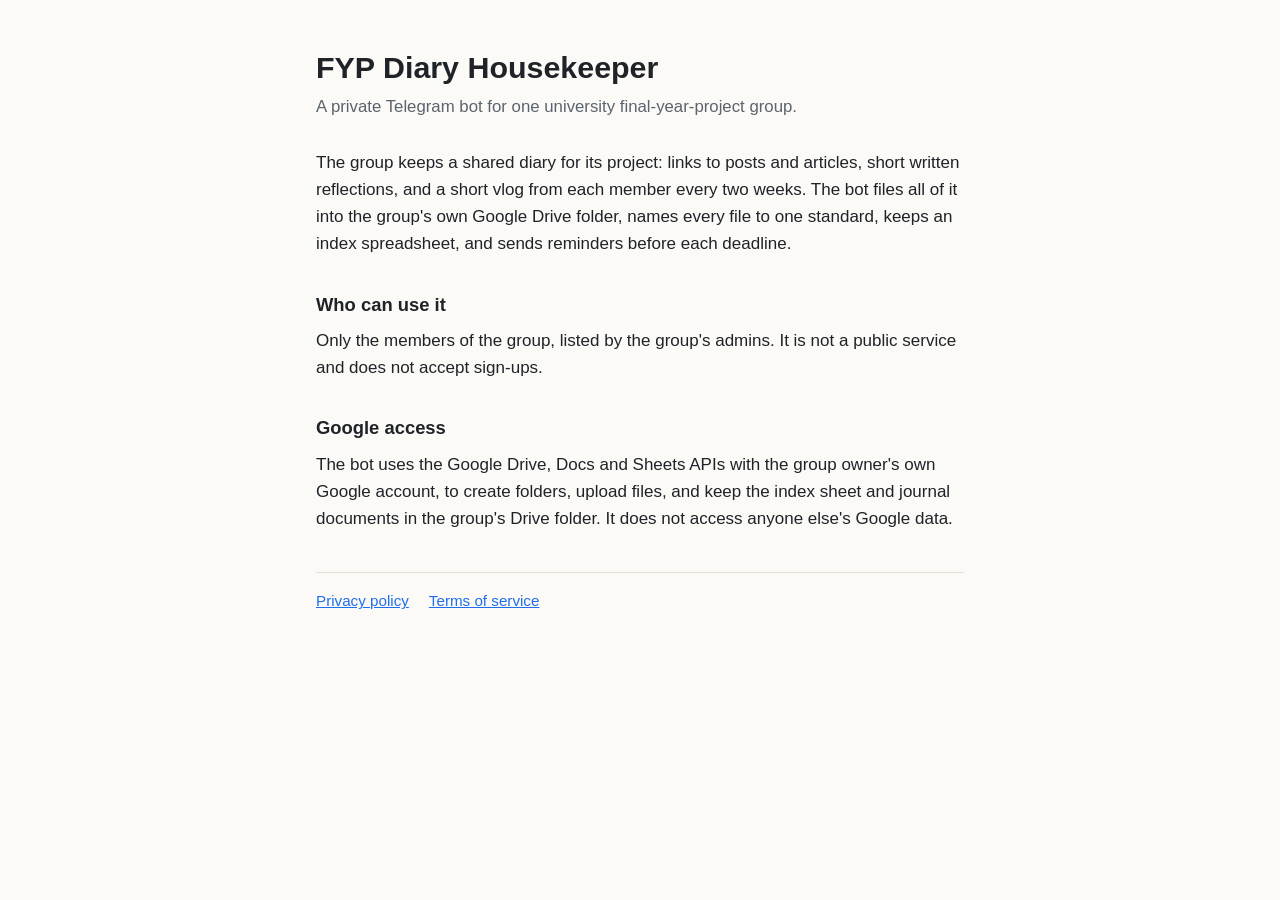
<file: index.html>
<!doctype html>
<html lang="en">
<head>
  <meta charset="utf-8">
  <meta name="viewport" content="width=device-width, initial-scale=1">
  <title>FYP Diary Housekeeper</title>
  <meta name="description" content="A private Telegram bot that files a final-year-project group's diary into the group's Google Drive.">
  <link rel="stylesheet" href="style.css">
</head>
<body>
  <main>
    <h1>FYP Diary Housekeeper</h1>
    <p class="lede">A private Telegram bot for one university final-year-project group.</p>

    <p>The group keeps a shared diary for its project: links to posts and articles, short written
      reflections, and a short vlog from each member every two weeks. The bot files all of it into the
      group's own Google Drive folder, names every file to one standard, keeps an index spreadsheet, and
      sends reminders before each deadline.</p>

    <h2>Who can use it</h2>
    <p>Only the members of the group, listed by the group's admins. It is not a public service and does
      not accept sign-ups.</p>

    <h2>Google access</h2>
    <p>The bot uses the Google Drive, Docs and Sheets APIs with the group owner's own Google account, to
      create folders, upload files, and keep the index sheet and journal documents in the group's Drive
      folder. It does not access anyone else's Google data.</p>

    <nav>
      <a href="privacy.html">Privacy policy</a>
      <a href="terms.html">Terms of service</a>
    </nav>
  </main>
</body>
</html>
</file>
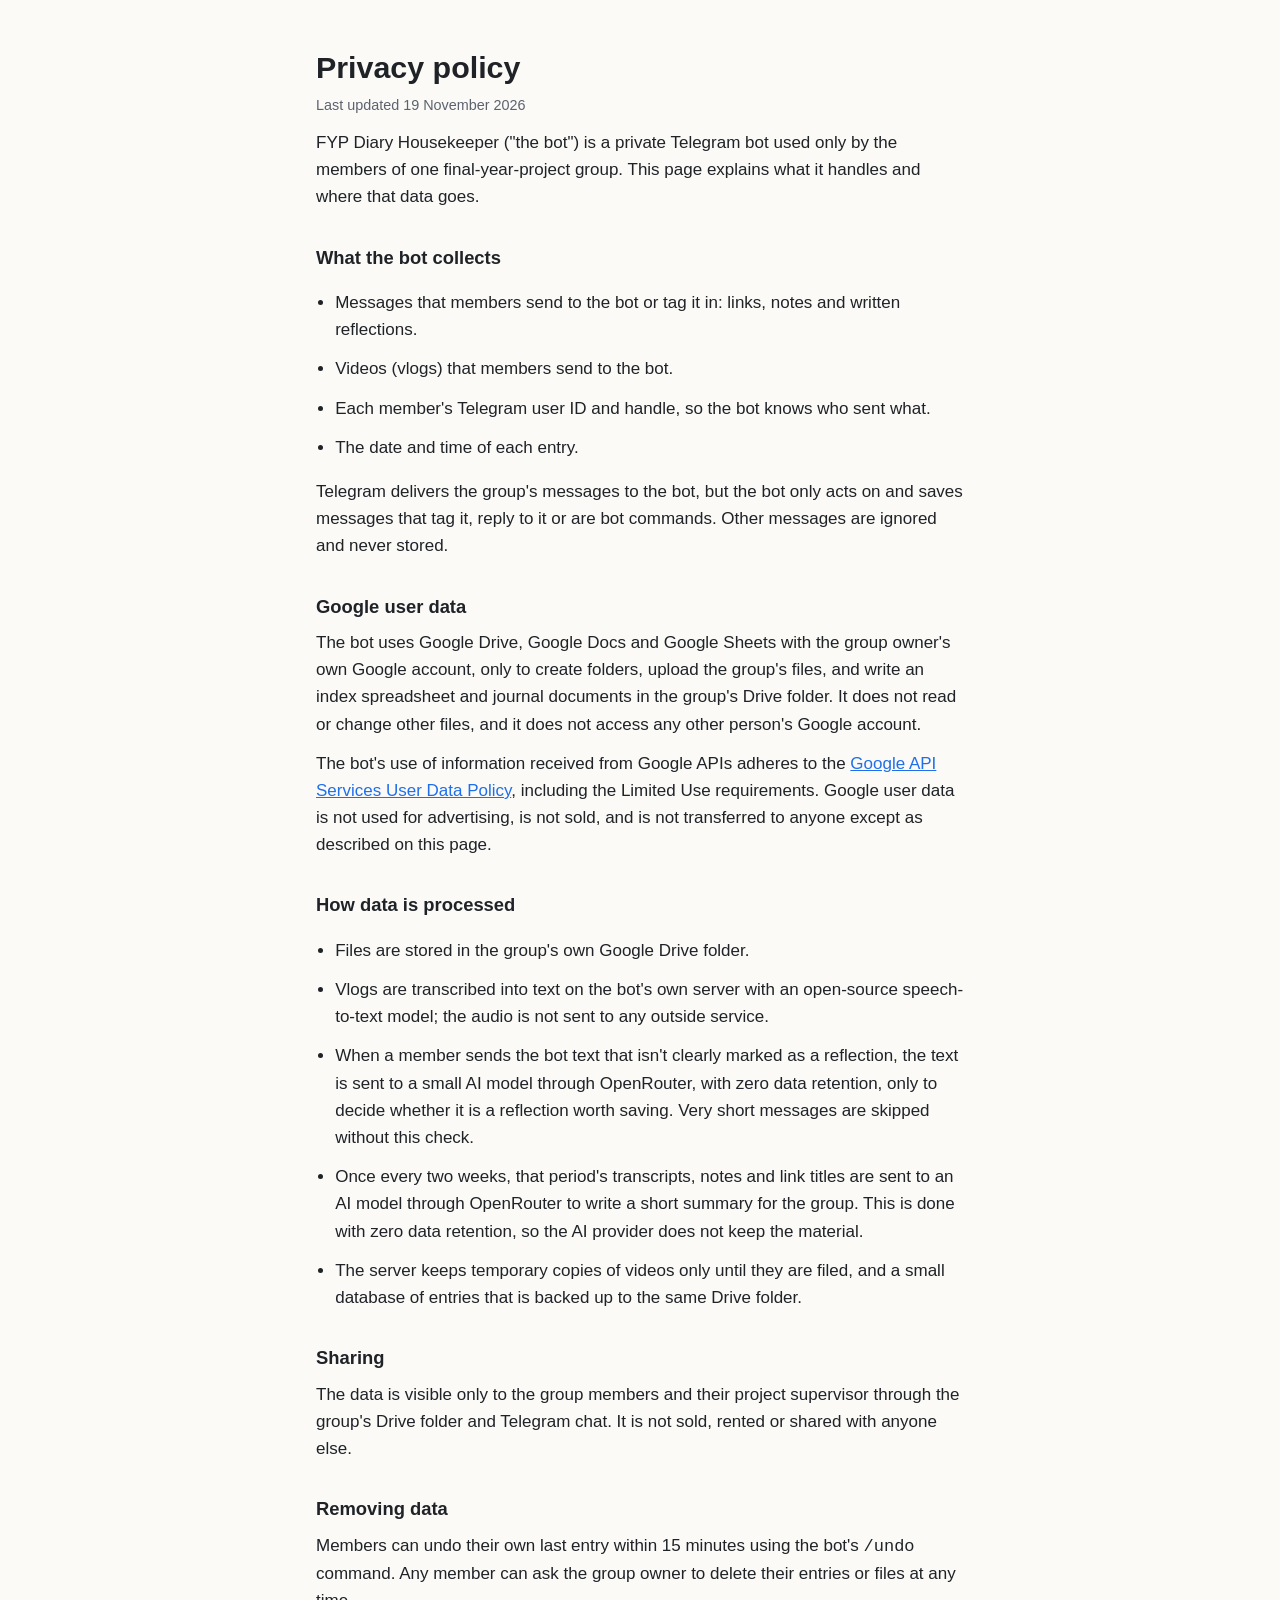
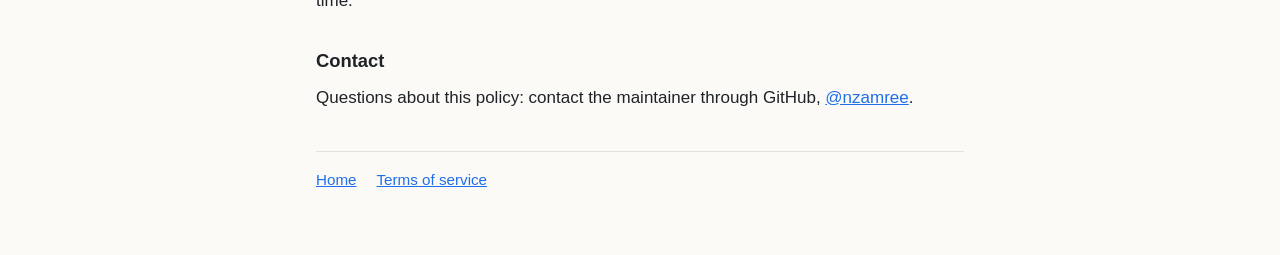
<file: privacy.html>
<!doctype html>
<html lang="en">
<head>
  <meta charset="utf-8">
  <meta name="viewport" content="width=device-width, initial-scale=1">
  <title>Privacy Policy · FYP Diary Housekeeper</title>
  <meta name="description" content="How the FYP Diary Housekeeper bot handles data.">
  <link rel="stylesheet" href="style.css">
</head>
<body>
  <main>
    <h1>Privacy policy</h1>
    <p class="updated">Last updated 19 November 2026</p>

    <p>FYP Diary Housekeeper ("the bot") is a private Telegram bot used only by the members of one
      final-year-project group. This page explains what it handles and where that data goes.</p>

    <h2>What the bot collects</h2>
    <ul>
      <li>Messages that members send to the bot or tag it in: links, notes and written reflections.</li>
      <li>Videos (vlogs) that members send to the bot.</li>
      <li>Each member's Telegram user ID and handle, so the bot knows who sent what.</li>
      <li>The date and time of each entry.</li>
    </ul>
    <p>Telegram delivers the group's messages to the bot, but the bot only acts on and saves messages that
      tag it, reply to it or are bot commands. Other messages are ignored and never stored.</p>

    <h2>Google user data</h2>
    <p>The bot uses Google Drive, Google Docs and Google Sheets with the group owner's own Google account,
      only to create folders, upload the group's files, and write an index spreadsheet and journal
      documents in the group's Drive folder. It does not read or change other files, and it does not access
      any other person's Google account.</p>
    <p>The bot's use of information received from Google APIs adheres to the
      <a href="https://developers.google.com/terms/api-services-user-data-policy">Google API Services User
      Data Policy</a>, including the Limited Use requirements. Google user data is not used for
      advertising, is not sold, and is not transferred to anyone except as described on this page.</p>

    <h2>How data is processed</h2>
    <ul>
      <li>Files are stored in the group's own Google Drive folder.</li>
      <li>Vlogs are transcribed into text on the bot's own server with an open-source speech-to-text model;
        the audio is not sent to any outside service.</li>
      <li>When a member sends the bot text that isn't clearly marked as a reflection, the text is sent to a small
        AI model through OpenRouter, with zero data retention, only to decide whether it is a reflection worth
        saving. Very short messages are skipped without this check.</li>
      <li>Once every two weeks, that period's transcripts, notes and link titles are sent to an AI model
        through OpenRouter to write a short summary for the group. This is done with zero data retention, so
        the AI provider does not keep the material.</li>
      <li>The server keeps temporary copies of videos only until they are filed, and a small database of
        entries that is backed up to the same Drive folder.</li>
    </ul>

    <h2>Sharing</h2>
    <p>The data is visible only to the group members and their project supervisor through the group's
      Drive folder and Telegram chat. It is not sold, rented or shared with anyone else.</p>

    <h2>Removing data</h2>
    <p>Members can undo their own last entry within 15 minutes using the bot's <code>/undo</code> command.
      Any member can ask the group owner to delete their entries or files at any time.</p>

    <h2>Contact</h2>
    <p>Questions about this policy: contact the maintainer through GitHub,
      <a href="https://github.com/nzamree">@nzamree</a>.</p>

    <nav>
      <a href="index.html">Home</a>
      <a href="terms.html">Terms of service</a>
    </nav>
  </main>
</body>
</html>
</file>
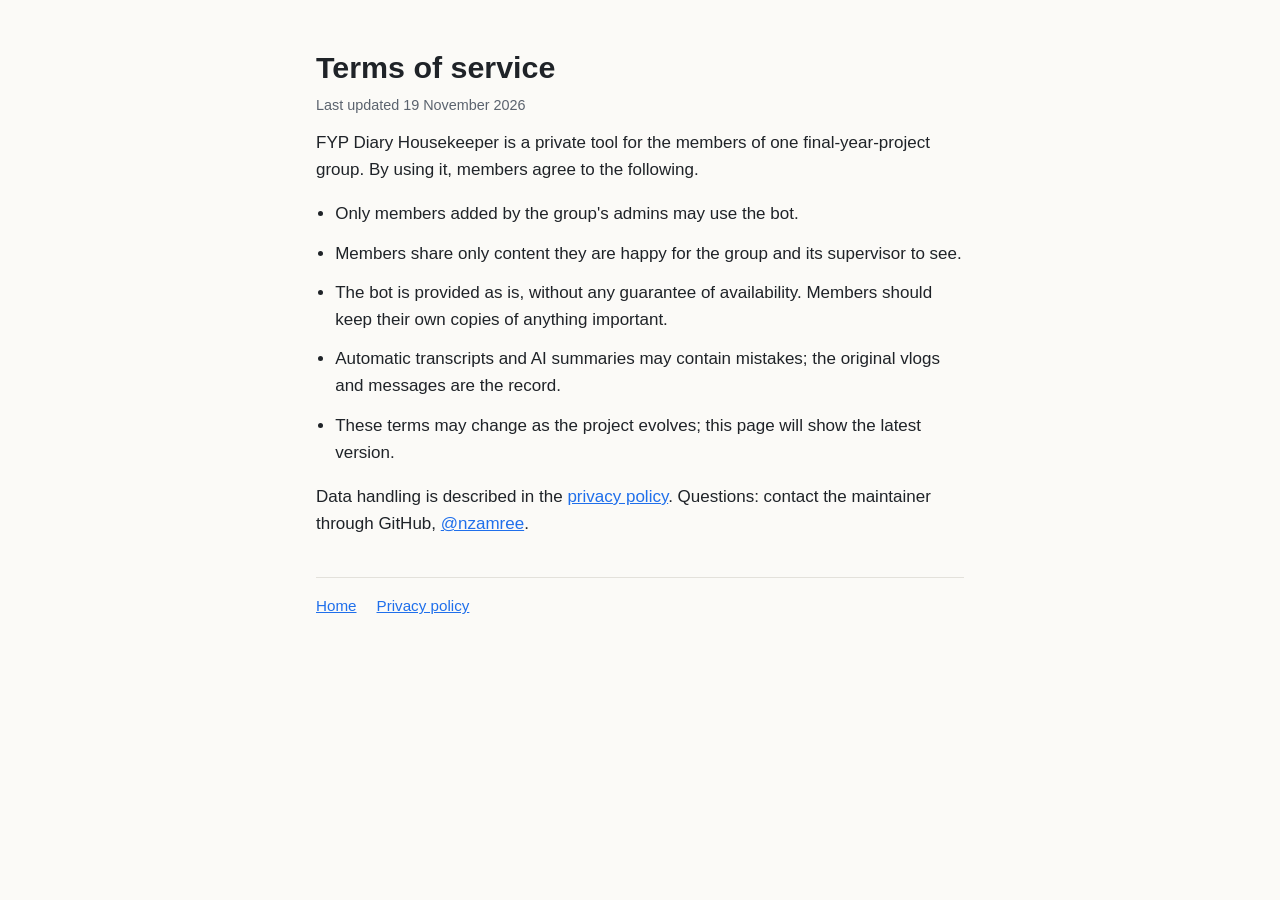
<file: terms.html>
<!doctype html>
<html lang="en">
<head>
  <meta charset="utf-8">
  <meta name="viewport" content="width=device-width, initial-scale=1">
  <title>Terms of Service · FYP Diary Housekeeper</title>
  <meta name="description" content="Terms for using the FYP Diary Housekeeper bot.">
  <link rel="stylesheet" href="style.css">
</head>
<body>
  <main>
    <h1>Terms of service</h1>
    <p class="updated">Last updated 19 November 2026</p>

    <p>FYP Diary Housekeeper is a private tool for the members of one final-year-project group. By using it,
      members agree to the following.</p>

    <ul>
      <li>Only members added by the group's admins may use the bot.</li>
      <li>Members share only content they are happy for the group and its supervisor to see.</li>
      <li>The bot is provided as is, without any guarantee of availability. Members should keep their own
        copies of anything important.</li>
      <li>Automatic transcripts and AI summaries may contain mistakes; the original vlogs and messages are
        the record.</li>
      <li>These terms may change as the project evolves; this page will show the latest version.</li>
    </ul>

    <p>Data handling is described in the <a href="privacy.html">privacy policy</a>. Questions: contact the
      maintainer through GitHub, <a href="https://github.com/nzamree">@nzamree</a>.</p>

    <nav>
      <a href="index.html">Home</a>
      <a href="privacy.html">Privacy policy</a>
    </nav>
  </main>
</body>
</html>
</file>
<file: style.css>
:root {
  --bg: #fbfaf7;
  --text: #1f2328;
  --muted: #5b636e;
  --accent: #1f6feb;
  --rule: #e3e1db;
}
@media (prefers-color-scheme: dark) {
  :root {
    --bg: #15171a;
    --text: #e8e6e1;
    --muted: #a3a9b1;
    --accent: #6ea8fe;
    --rule: #2c3036;
  }
}
* { box-sizing: border-box; }
body {
  margin: 0;
  background: var(--bg);
  color: var(--text);
  font: 17px/1.6 -apple-system, BlinkMacSystemFont, "Segoe UI", Roboto, Helvetica, Arial, sans-serif;
}
main { max-width: 680px; margin: 0 auto; padding: 48px 16px 64px; }
h1 { font-size: 1.9rem; line-height: 1.25; margin: 0 0 8px; }
h2 { font-size: 1.15rem; margin: 32px 0 8px; }
p, li { margin: 0 0 12px; }
ul { padding-left: 1.2rem; }
a { color: var(--accent); }
.lede { color: var(--muted); font-size: 1.05rem; margin-bottom: 28px; }
nav { display: flex; gap: 20px; border-top: 1px solid var(--rule); margin-top: 40px; padding-top: 16px; font-size: 0.95rem; }
.updated { color: var(--muted); font-size: 0.9rem; }
</file>
